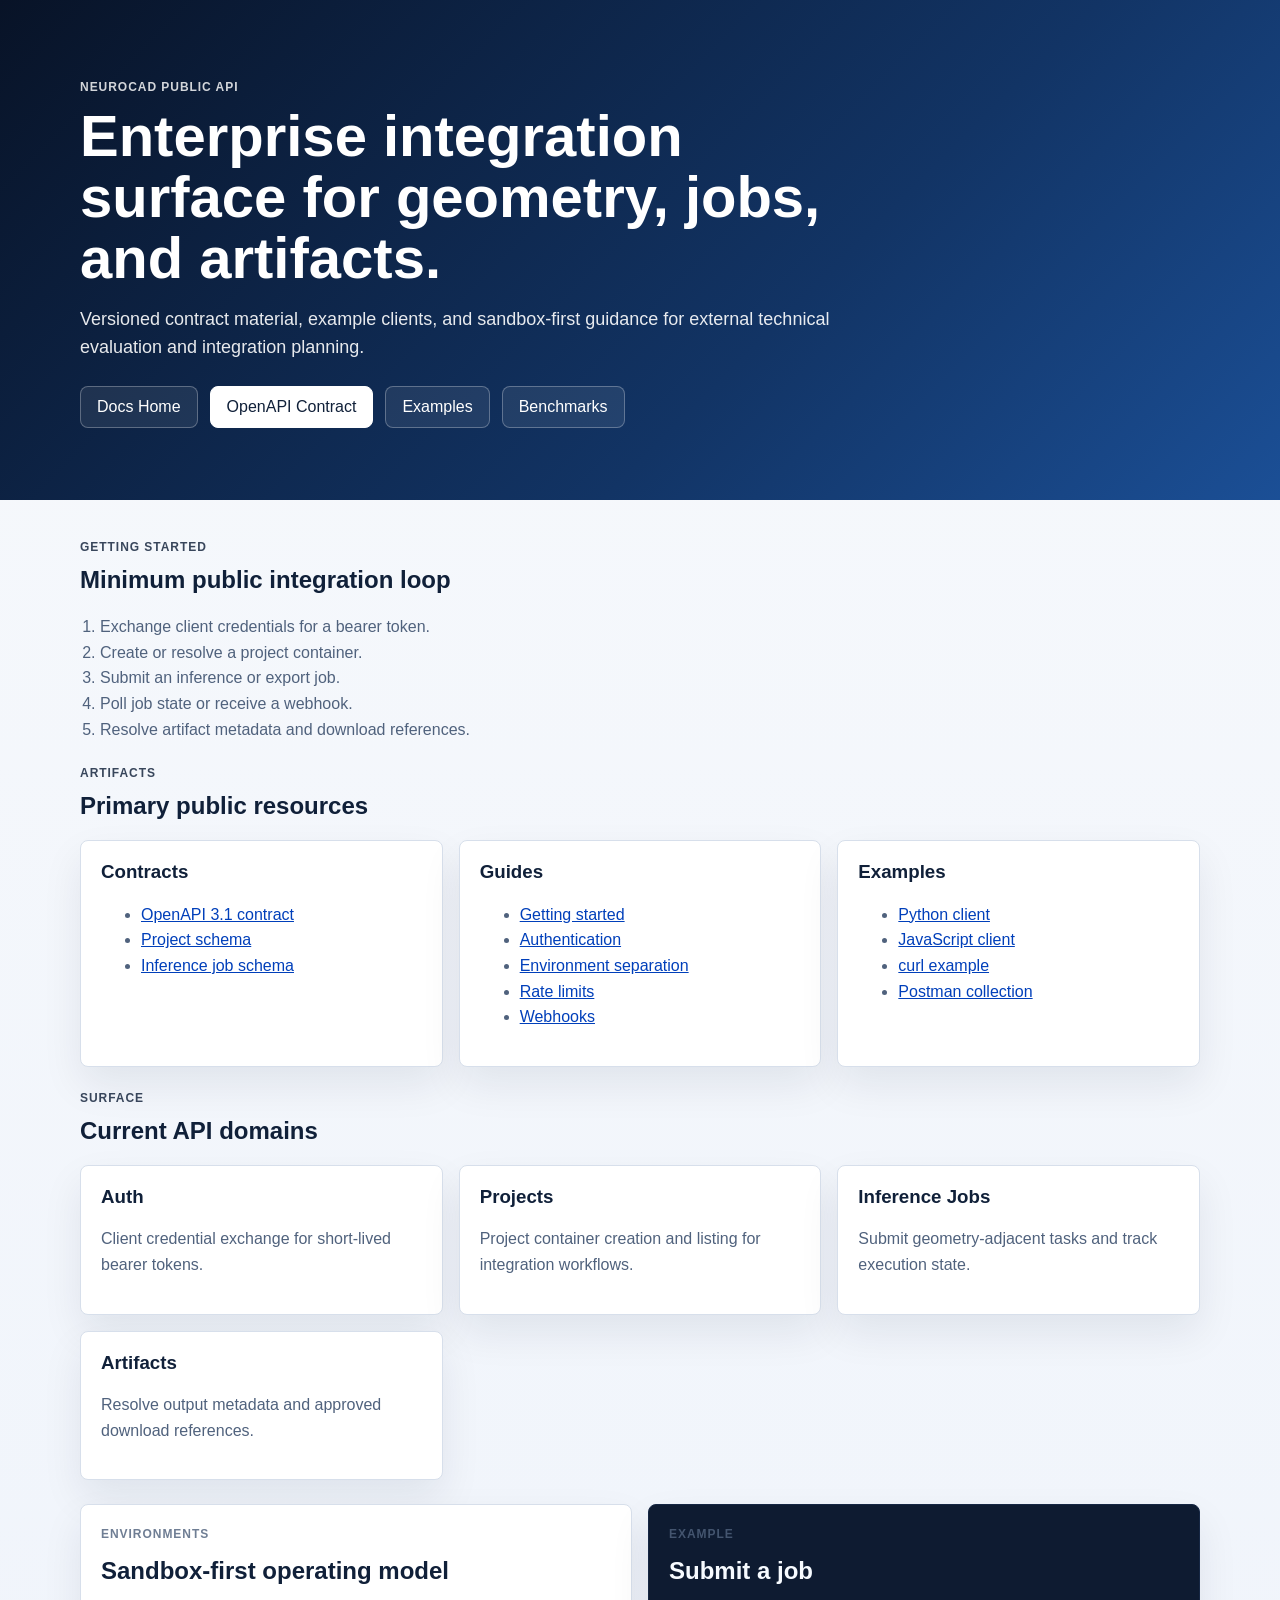
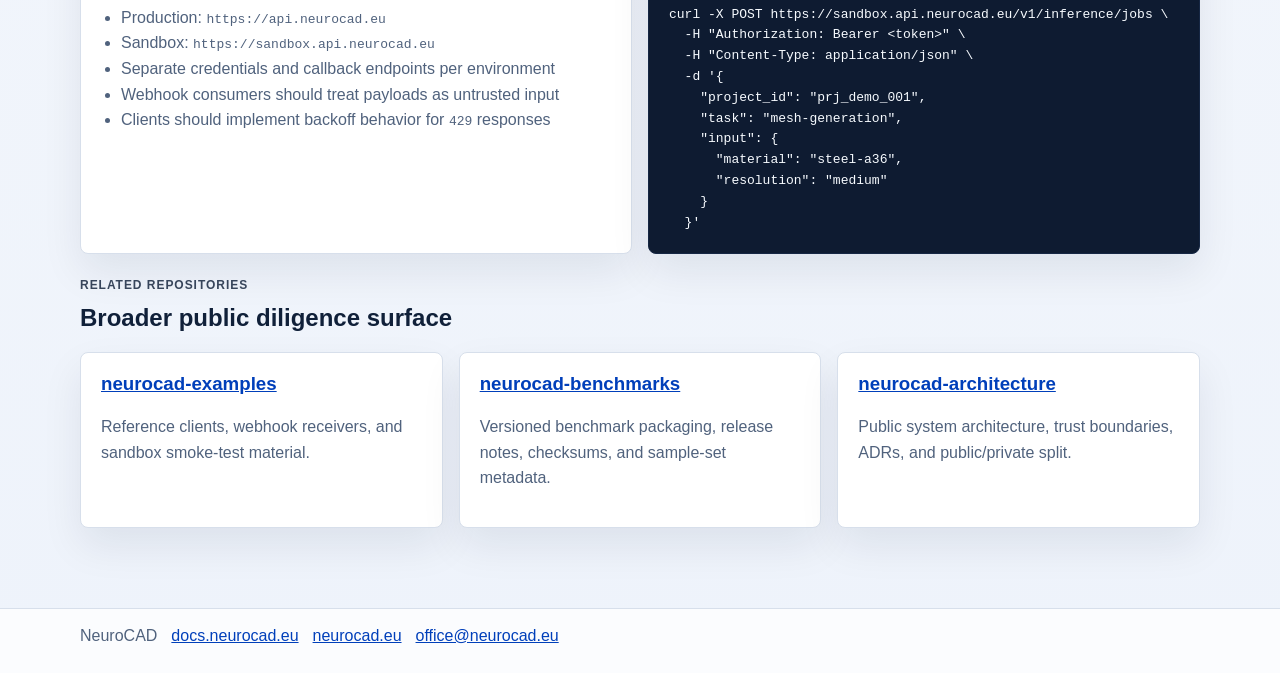
<file: docs/index.html>
<!doctype html>
<html lang="en">
  <head>
    <meta charset="utf-8" />
    <meta name="viewport" content="width=device-width, initial-scale=1" />
    <title>NeuroCAD Public API</title>
    <meta
      name="description"
      content="Public API contracts, schemas, examples, and integration guidance for NeuroCAD."
    />
    <link rel="canonical" href="https://docs.neurocad.eu/" />
    <link rel="stylesheet" href="./styles.css" />
  </head>
  <body>
    <header class="hero">
      <div class="hero__inner">
        <p class="eyebrow">NeuroCAD Public API</p>
        <h1>Enterprise integration surface for geometry, jobs, and artifacts.</h1>
        <p class="lead">
          Versioned contract material, example clients, and sandbox-first guidance
          for external technical evaluation and integration planning.
        </p>
        <div class="hero__actions">
          <a class="button" href="https://docs.neurocad.eu/">Docs Home</a>
          <a class="button button--primary" href="https://github.com/neurocad-eu/neurocad-api-docs/blob/main/openapi/openapi.yaml">OpenAPI Contract</a>
          <a class="button" href="https://github.com/neurocad-eu/neurocad-examples">Examples</a>
          <a class="button" href="https://github.com/neurocad-eu/neurocad-benchmarks">Benchmarks</a>
        </div>
      </div>
    </header>

    <main class="page">
      <section class="section">
        <div class="section__heading">
          <p class="section__eyebrow">Getting Started</p>
          <h2>Minimum public integration loop</h2>
        </div>
        <ol class="steps">
          <li>Exchange client credentials for a bearer token.</li>
          <li>Create or resolve a project container.</li>
          <li>Submit an inference or export job.</li>
          <li>Poll job state or receive a webhook.</li>
          <li>Resolve artifact metadata and download references.</li>
        </ol>
      </section>

      <section class="section">
        <div class="section__heading">
          <p class="section__eyebrow">Artifacts</p>
          <h2>Primary public resources</h2>
        </div>
        <div class="grid">
          <article class="card">
            <h3>Contracts</h3>
            <ul>
              <li><a href="https://github.com/neurocad-eu/neurocad-api-docs/blob/main/openapi/openapi.yaml">OpenAPI 3.1 contract</a></li>
              <li><a href="https://github.com/neurocad-eu/neurocad-api-docs/blob/main/schemas/project.schema.json">Project schema</a></li>
              <li><a href="https://github.com/neurocad-eu/neurocad-api-docs/blob/main/schemas/inference-job.schema.json">Inference job schema</a></li>
            </ul>
          </article>
          <article class="card">
            <h3>Guides</h3>
            <ul>
              <li><a href="https://github.com/neurocad-eu/neurocad-api-docs/blob/main/guides/getting-started.md">Getting started</a></li>
              <li><a href="https://github.com/neurocad-eu/neurocad-api-docs/blob/main/guides/authentication.md">Authentication</a></li>
              <li><a href="https://github.com/neurocad-eu/neurocad-api-docs/blob/main/guides/environment-separation.md">Environment separation</a></li>
              <li><a href="https://github.com/neurocad-eu/neurocad-api-docs/blob/main/guides/rate-limits.md">Rate limits</a></li>
              <li><a href="https://github.com/neurocad-eu/neurocad-api-docs/blob/main/guides/webhooks.md">Webhooks</a></li>
            </ul>
          </article>
          <article class="card">
            <h3>Examples</h3>
            <ul>
              <li><a href="https://github.com/neurocad-eu/neurocad-api-docs/blob/main/examples/python/basic_client.py">Python client</a></li>
              <li><a href="https://github.com/neurocad-eu/neurocad-api-docs/blob/main/examples/javascript/basic_client.mjs">JavaScript client</a></li>
              <li><a href="https://github.com/neurocad-eu/neurocad-api-docs/blob/main/examples/curl/create_inference_job.sh">curl example</a></li>
              <li><a href="https://github.com/neurocad-eu/neurocad-api-docs/blob/main/postman/neurocad-api.postman_collection.json">Postman collection</a></li>
            </ul>
          </article>
        </div>
      </section>

      <section class="section">
        <div class="section__heading">
          <p class="section__eyebrow">Surface</p>
          <h2>Current API domains</h2>
        </div>
        <div class="grid">
          <article class="card">
            <h3>Auth</h3>
            <p>Client credential exchange for short-lived bearer tokens.</p>
          </article>
          <article class="card">
            <h3>Projects</h3>
            <p>Project container creation and listing for integration workflows.</p>
          </article>
          <article class="card">
            <h3>Inference Jobs</h3>
            <p>Submit geometry-adjacent tasks and track execution state.</p>
          </article>
          <article class="card">
            <h3>Artifacts</h3>
            <p>Resolve output metadata and approved download references.</p>
          </article>
        </div>
      </section>

      <section class="section section--split">
        <article class="panel">
          <p class="section__eyebrow">Environments</p>
          <h2>Sandbox-first operating model</h2>
          <ul class="list">
            <li>Production: <code>https://api.neurocad.eu</code></li>
            <li>Sandbox: <code>https://sandbox.api.neurocad.eu</code></li>
            <li>Separate credentials and callback endpoints per environment</li>
            <li>Webhook consumers should treat payloads as untrusted input</li>
            <li>Clients should implement backoff behavior for <code>429</code> responses</li>
          </ul>
        </article>
        <article class="panel panel--code">
          <p class="section__eyebrow">Example</p>
          <h2>Submit a job</h2>
          <pre><code>curl -X POST https://sandbox.api.neurocad.eu/v1/inference/jobs \
  -H "Authorization: Bearer &lt;token&gt;" \
  -H "Content-Type: application/json" \
  -d '{
    "project_id": "prj_demo_001",
    "task": "mesh-generation",
    "input": {
      "material": "steel-a36",
      "resolution": "medium"
    }
  }'</code></pre>
        </article>
      </section>

      <section class="section">
        <div class="section__heading">
          <p class="section__eyebrow">Related repositories</p>
          <h2>Broader public diligence surface</h2>
        </div>
        <div class="grid">
          <article class="card">
            <h3><a href="https://github.com/neurocad-eu/neurocad-examples">neurocad-examples</a></h3>
            <p>Reference clients, webhook receivers, and sandbox smoke-test material.</p>
          </article>
          <article class="card">
            <h3><a href="https://github.com/neurocad-eu/neurocad-benchmarks">neurocad-benchmarks</a></h3>
            <p>Versioned benchmark packaging, release notes, checksums, and sample-set metadata.</p>
          </article>
          <article class="card">
            <h3><a href="https://github.com/neurocad-eu/neurocad-architecture">neurocad-architecture</a></h3>
            <p>Public system architecture, trust boundaries, ADRs, and public/private split.</p>
          </article>
        </div>
      </section>
    </main>

    <footer class="footer">
      <div class="footer__inner">
        <span>NeuroCAD</span>
        <a href="https://docs.neurocad.eu">docs.neurocad.eu</a>
        <a href="https://neurocad.eu">neurocad.eu</a>
        <a href="mailto:office@neurocad.eu">office@neurocad.eu</a>
      </div>
    </footer>
  </body>
</html>
</file>
<file: docs/styles.css>
:root {
  color-scheme: light;
  --bg: #f5f7fb;
  --surface: #ffffff;
  --surface-alt: #eef3fb;
  --text: #102039;
  --muted: #50627d;
  --border: #d7dfeb;
  --accent: #0057ff;
  --accent-dark: #003fba;
  --shadow: 0 18px 40px rgba(11, 25, 52, 0.08);
}

* {
  box-sizing: border-box;
}

body {
  margin: 0;
  font-family: Inter, Arial, sans-serif;
  color: var(--text);
  background: linear-gradient(180deg, #f7f9fc 0%, #eef3fb 100%);
}

a {
  color: var(--accent-dark);
}

.hero {
  background: linear-gradient(135deg, #081327 0%, #123465 62%, #1b4f96 100%);
  color: #fff;
}

.hero__inner,
.page,
.footer__inner {
  width: min(1120px, calc(100% - 32px));
  margin: 0 auto;
}

.hero__inner {
  padding: 80px 0 72px;
}

.eyebrow,
.section__eyebrow {
  margin: 0 0 12px;
  font-size: 12px;
  font-weight: 700;
  text-transform: uppercase;
  letter-spacing: 0.08em;
  opacity: 0.82;
}

h1,
h2,
h3,
p {
  margin-top: 0;
}

h1 {
  max-width: 800px;
  margin-bottom: 16px;
  font-size: clamp(34px, 5vw, 58px);
  line-height: 1.05;
}

.lead {
  max-width: 760px;
  margin-bottom: 24px;
  font-size: 18px;
  line-height: 1.6;
  color: rgba(255, 255, 255, 0.9);
}

.hero__actions {
  display: flex;
  flex-wrap: wrap;
  gap: 12px;
}

.button {
  display: inline-flex;
  align-items: center;
  justify-content: center;
  min-height: 42px;
  padding: 0 16px;
  border: 1px solid rgba(255, 255, 255, 0.28);
  border-radius: 8px;
  color: #fff;
  text-decoration: none;
  background: rgba(255, 255, 255, 0.08);
}

.button--primary {
  background: #fff;
  color: #102039;
  border-color: #fff;
}

.page {
  padding: 40px 0 56px;
}

.section {
  margin-bottom: 24px;
}

.section__heading {
  margin-bottom: 16px;
}

.grid {
  display: grid;
  grid-template-columns: repeat(3, minmax(0, 1fr));
  gap: 16px;
}

.card,
.panel {
  padding: 20px;
  background: var(--surface);
  border: 1px solid var(--border);
  border-radius: 8px;
  box-shadow: var(--shadow);
}

.card p,
.panel p,
.card li,
.panel li,
.steps li {
  color: var(--muted);
  line-height: 1.6;
}

.steps {
  margin: 0;
  padding-left: 20px;
}

.section--split {
  display: grid;
  grid-template-columns: repeat(2, minmax(0, 1fr));
  gap: 16px;
}

.panel--code {
  background: #0e1b31;
  color: #f7fbff;
  border-color: #162744;
}

.panel--code pre {
  margin: 0;
  overflow: auto;
}

.panel--code code {
  font-family: "SFMono-Regular", Consolas, monospace;
  font-size: 13px;
  line-height: 1.6;
}

.list {
  margin: 0;
  padding-left: 20px;
}

.footer {
  border-top: 1px solid var(--border);
  background: rgba(255, 255, 255, 0.75);
}

.footer__inner {
  display: flex;
  flex-wrap: wrap;
  gap: 14px;
  padding: 18px 0 28px;
  color: var(--muted);
}

@media (max-width: 900px) {
  .grid,
  .section--split {
    grid-template-columns: 1fr;
  }
}
</file>
